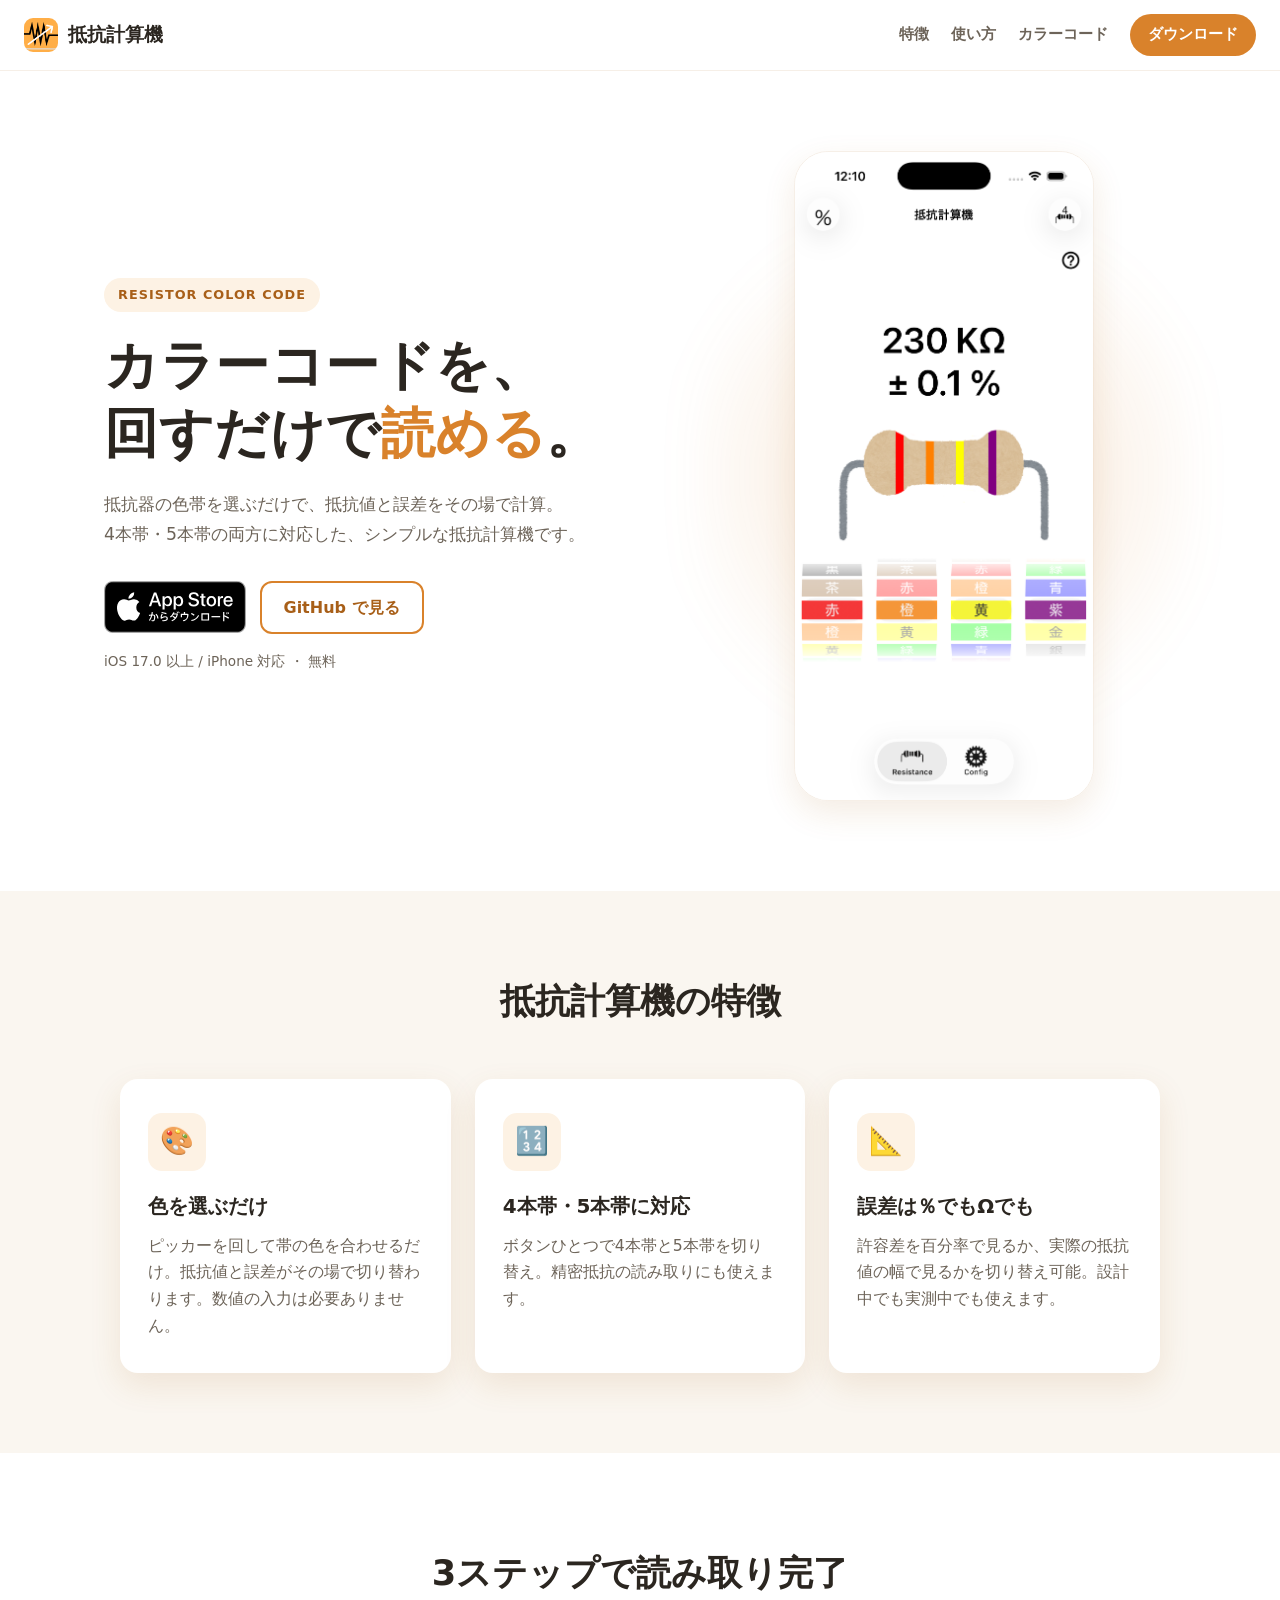
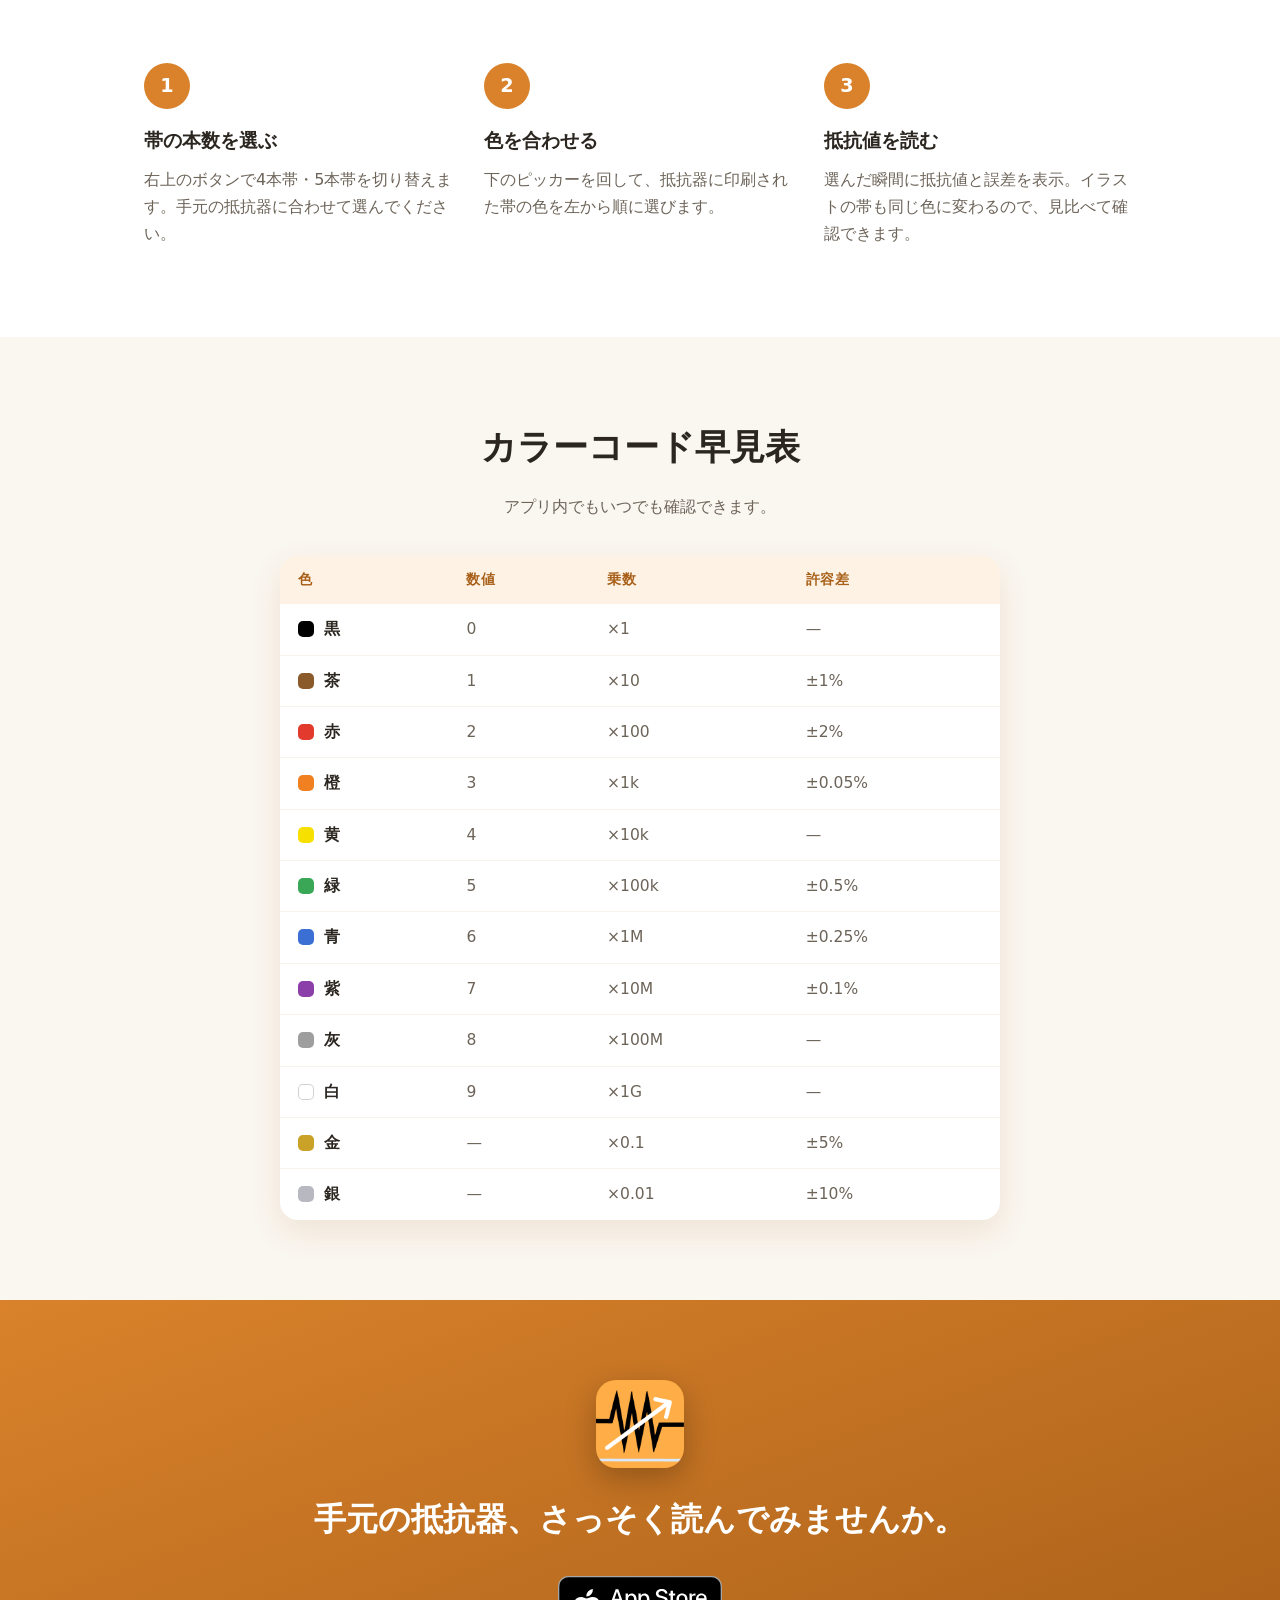
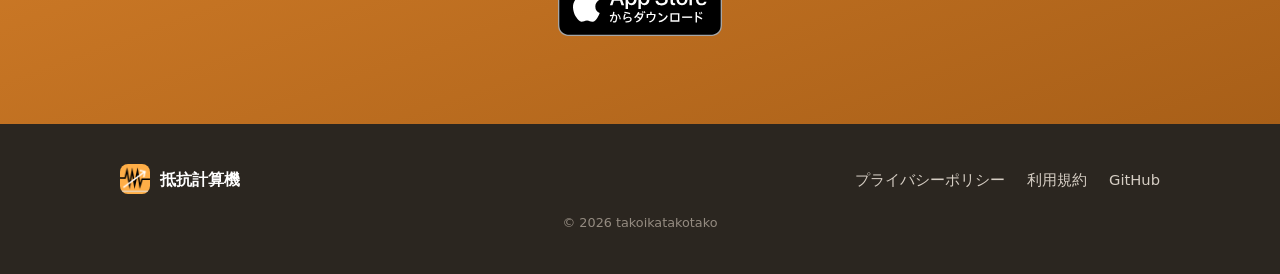
<file: lp/index.html>
<!DOCTYPE html>
<html lang="ja">
<head>
  <meta charset="UTF-8" />
  <meta name="viewport" content="width=device-width, initial-scale=1.0" />
  <title>抵抗計算機 - カラーコードから抵抗値を読み取るiOSアプリ</title>
  <meta name="description" content="抵抗計算機は、抵抗器のカラーコードから抵抗値と誤差を計算するiOSアプリ。色帯を回して合わせるだけ、4本帯・5本帯の両方に対応。" />

  <!-- Open Graph / SNS -->
  <meta property="og:type" content="website" />
  <meta property="og:site_name" content="抵抗計算機" />
  <meta property="og:locale" content="ja_JP" />
  <meta property="og:title" content="抵抗計算機 - カラーコードから抵抗値を読み取るiOSアプリ" />
  <meta property="og:description" content="色帯を回して合わせるだけ。抵抗値と誤差がすぐ読める。4本帯・5本帯対応。" />
  <meta property="og:image" content="https://takoikatakotako.github.io/resistance-calculator/assets/icon.png" />
  <meta property="og:image:width" content="1024" />
  <meta property="og:image:height" content="1024" />
  <meta property="og:image:alt" content="抵抗計算機 アイコン" />
  <meta property="og:url" content="https://takoikatakotako.github.io/resistance-calculator/" />
  <meta name="twitter:card" content="summary" />
  <meta name="twitter:title" content="抵抗計算機 - カラーコードから抵抗値を読み取るiOSアプリ" />
  <meta name="twitter:description" content="色帯を回して合わせるだけ。抵抗値と誤差がすぐ読める。4本帯・5本帯対応。" />
  <meta name="twitter:image" content="https://takoikatakotako.github.io/resistance-calculator/assets/icon.png" />

  <link rel="icon" href="assets/icon.png" />
  <link rel="stylesheet" href="styles.css" />
</head>
<body>
  <!-- Header -->
  <header class="site-header">
    <a class="brand" href="#top">
      <img src="assets/icon.png" alt="抵抗計算機 アイコン" />
      <span>抵抗計算機</span>
    </a>
    <nav class="site-nav">
      <a href="#features">特徴</a>
      <a href="#how">使い方</a>
      <a href="#colorcode">カラーコード</a>
      <a class="nav-cta" href="#download">ダウンロード</a>
    </nav>
  </header>

  <main id="top">
    <!-- Hero -->
    <section class="hero">
      <div class="hero-copy">
        <p class="eyebrow">RESISTOR COLOR CODE</p>
        <h1>カラーコードを、<br />回すだけで<span class="accent">読める</span>。</h1>
        <p class="lead">
          抵抗器の色帯を選ぶだけで、抵抗値と誤差をその場で計算。<br />
          4本帯・5本帯の両方に対応した、シンプルな抵抗計算機です。
        </p>
        <div class="cta-row" id="download">
          <a class="appstore-badge" href="https://apps.apple.com/jp/app/id1034171119" aria-label="App Store でダウンロード">
            <img src="assets/app-store-badge.svg" alt="App Store からダウンロード" />
          </a>
          <a class="ghost-btn" href="https://github.com/takoikatakotako/resistance-calculator" target="_blank" rel="noopener">
            GitHub で見る
          </a>
        </div>
        <p class="requirement">iOS 17.0 以上 / iPhone 対応 ・ 無料</p>
      </div>
      <div class="hero-visual">
        <div class="phone-glow"></div>
        <img src="assets/screenshot.png" alt="抵抗計算機の画面。カラーコードから230KΩと表示されている" />
      </div>
    </section>

    <!-- Features -->
    <section id="features" class="features">
      <h2 class="section-title">抵抗計算機の特徴</h2>
      <div class="feature-grid">
        <article class="feature-card">
          <div class="feature-icon">🎨</div>
          <h3>色を選ぶだけ</h3>
          <p>ピッカーを回して帯の色を合わせるだけ。抵抗値と誤差がその場で切り替わります。数値の入力は必要ありません。</p>
        </article>
        <article class="feature-card">
          <div class="feature-icon">🔢</div>
          <h3>4本帯・5本帯に対応</h3>
          <p>ボタンひとつで4本帯と5本帯を切り替え。精密抵抗の読み取りにも使えます。</p>
        </article>
        <article class="feature-card">
          <div class="feature-icon">📐</div>
          <h3>誤差は％でもΩでも</h3>
          <p>許容差を百分率で見るか、実際の抵抗値の幅で見るかを切り替え可能。設計中でも実測中でも使えます。</p>
        </article>
      </div>
    </section>

    <!-- How it works -->
    <section id="how" class="how">
      <h2 class="section-title">3ステップで読み取り完了</h2>
      <ol class="steps">
        <li>
          <span class="step-num">1</span>
          <h3>帯の本数を選ぶ</h3>
          <p>右上のボタンで4本帯・5本帯を切り替えます。手元の抵抗器に合わせて選んでください。</p>
        </li>
        <li>
          <span class="step-num">2</span>
          <h3>色を合わせる</h3>
          <p>下のピッカーを回して、抵抗器に印刷された帯の色を左から順に選びます。</p>
        </li>
        <li>
          <span class="step-num">3</span>
          <h3>抵抗値を読む</h3>
          <p>選んだ瞬間に抵抗値と誤差を表示。イラストの帯も同じ色に変わるので、見比べて確認できます。</p>
        </li>
      </ol>
    </section>

    <!-- Color code -->
    <section id="colorcode" class="colorcode">
      <h2 class="section-title">カラーコード早見表</h2>
      <p class="colorcode-lead">アプリ内でもいつでも確認できます。</p>
      <div class="table-wrap">
        <table class="code-table">
          <thead>
            <tr><th>色</th><th>数値</th><th>乗数</th><th>許容差</th></tr>
          </thead>
          <tbody>
            <tr><td><span class="chip" style="background:#000"></span>黒</td><td>0</td><td>×1</td><td>—</td></tr>
            <tr><td><span class="chip" style="background:#8b5a2b"></span>茶</td><td>1</td><td>×10</td><td>±1%</td></tr>
            <tr><td><span class="chip" style="background:#e23b2e"></span>赤</td><td>2</td><td>×100</td><td>±2%</td></tr>
            <tr><td><span class="chip" style="background:#f08020"></span>橙</td><td>3</td><td>×1k</td><td>±0.05%</td></tr>
            <tr><td><span class="chip" style="background:#f5e000"></span>黄</td><td>4</td><td>×10k</td><td>—</td></tr>
            <tr><td><span class="chip" style="background:#3aa757"></span>緑</td><td>5</td><td>×100k</td><td>±0.5%</td></tr>
            <tr><td><span class="chip" style="background:#3b6fd4"></span>青</td><td>6</td><td>×1M</td><td>±0.25%</td></tr>
            <tr><td><span class="chip" style="background:#8b3fa8"></span>紫</td><td>7</td><td>×10M</td><td>±0.1%</td></tr>
            <tr><td><span class="chip" style="background:#9e9e9e"></span>灰</td><td>8</td><td>×100M</td><td>—</td></tr>
            <tr><td><span class="chip chip-bordered" style="background:#fff"></span>白</td><td>9</td><td>×1G</td><td>—</td></tr>
            <tr><td><span class="chip" style="background:#c9a227"></span>金</td><td>—</td><td>×0.1</td><td>±5%</td></tr>
            <tr><td><span class="chip" style="background:#b8b8c0"></span>銀</td><td>—</td><td>×0.01</td><td>±10%</td></tr>
          </tbody>
        </table>
      </div>
    </section>

    <!-- Final CTA -->
    <section class="final-cta">
      <img class="final-icon" src="assets/icon.png" alt="抵抗計算機 アイコン" />
      <h2>手元の抵抗器、さっそく読んでみませんか。</h2>
      <a class="appstore-badge large" href="https://apps.apple.com/jp/app/id1034171119" aria-label="App Store でダウンロード">
        <img src="assets/app-store-badge.svg" alt="App Store からダウンロード" />
      </a>
    </section>
  </main>

  <footer class="site-footer">
    <div class="footer-inner">
      <div class="footer-brand">
        <img src="assets/icon.png" alt="抵抗計算機 アイコン" />
        <span>抵抗計算機</span>
      </div>
      <nav class="footer-links">
        <a href="privacy.html">プライバシーポリシー</a>
        <a href="terms.html">利用規約</a>
        <a href="https://github.com/takoikatakotako/resistance-calculator" target="_blank" rel="noopener">GitHub</a>
      </nav>
    </div>
    <p class="copyright">© 2026 takoikatakotako</p>
  </footer>
</body>
</html>
</file>
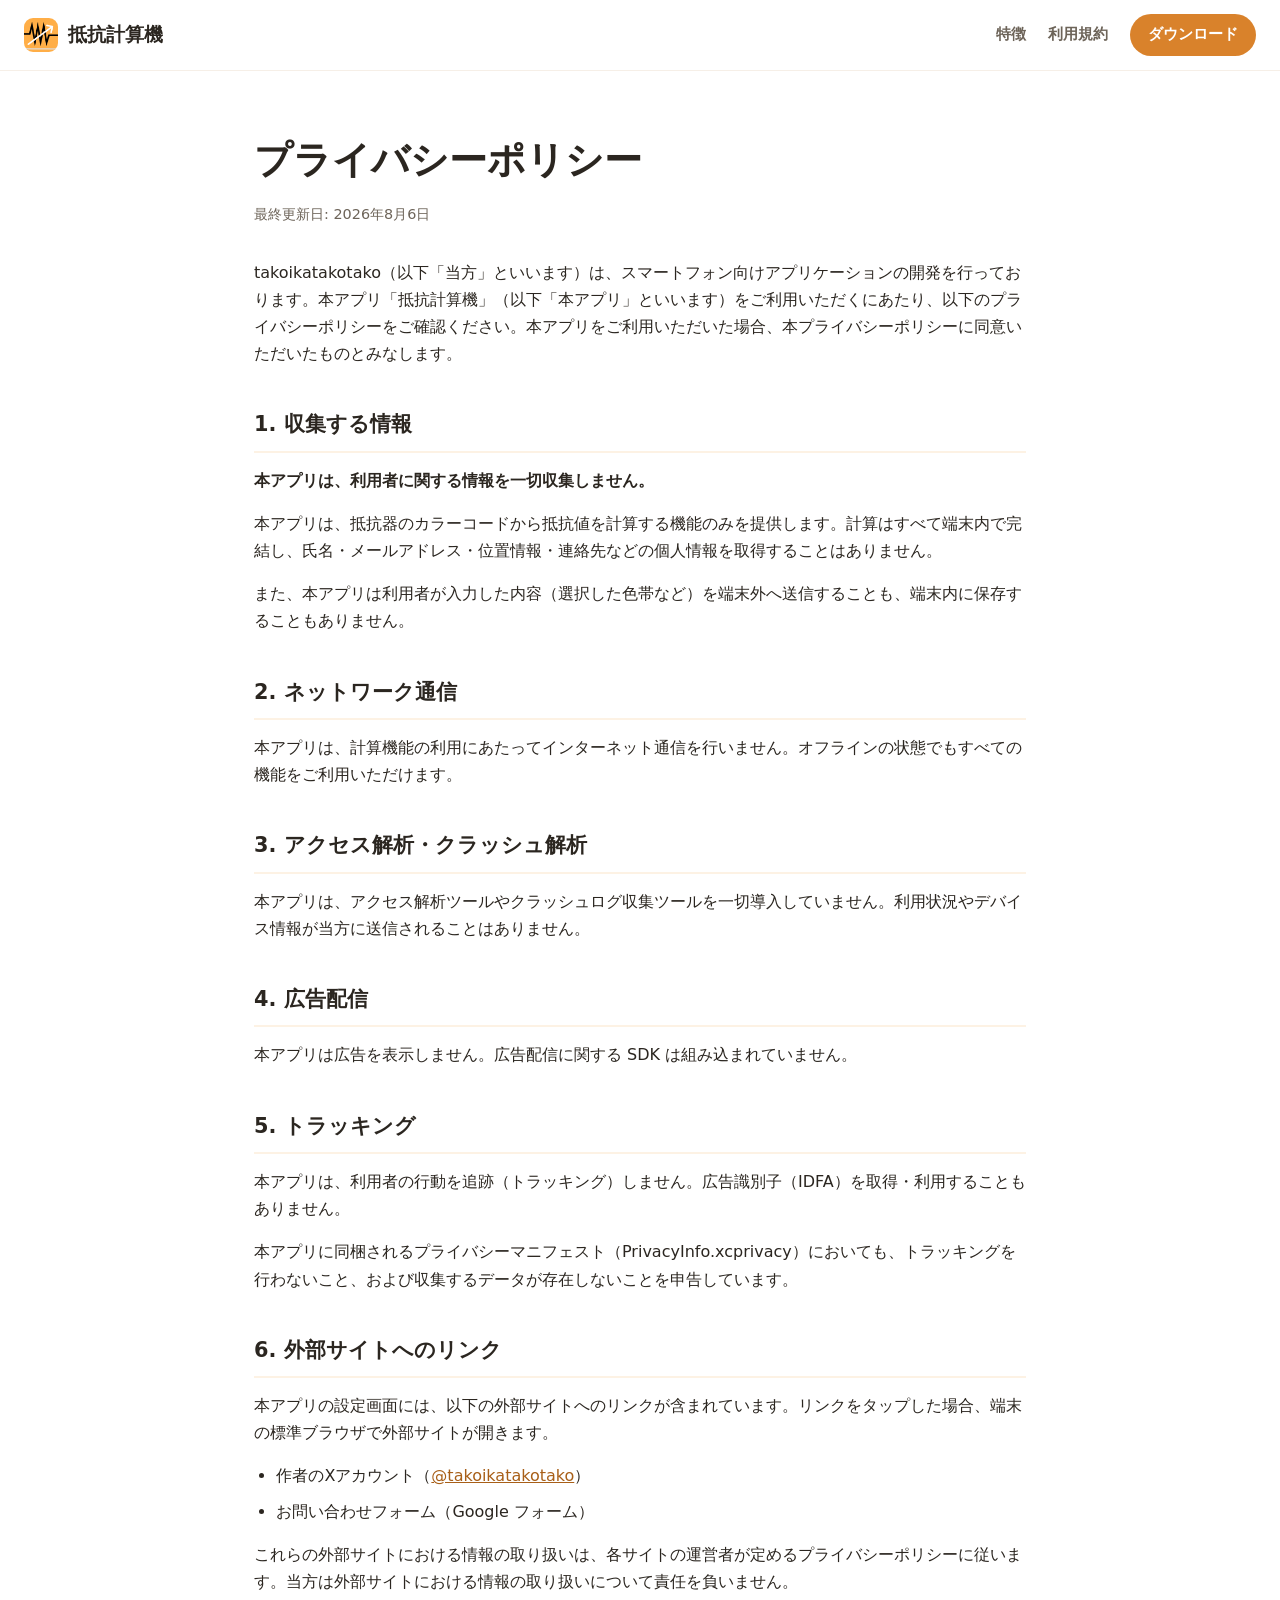
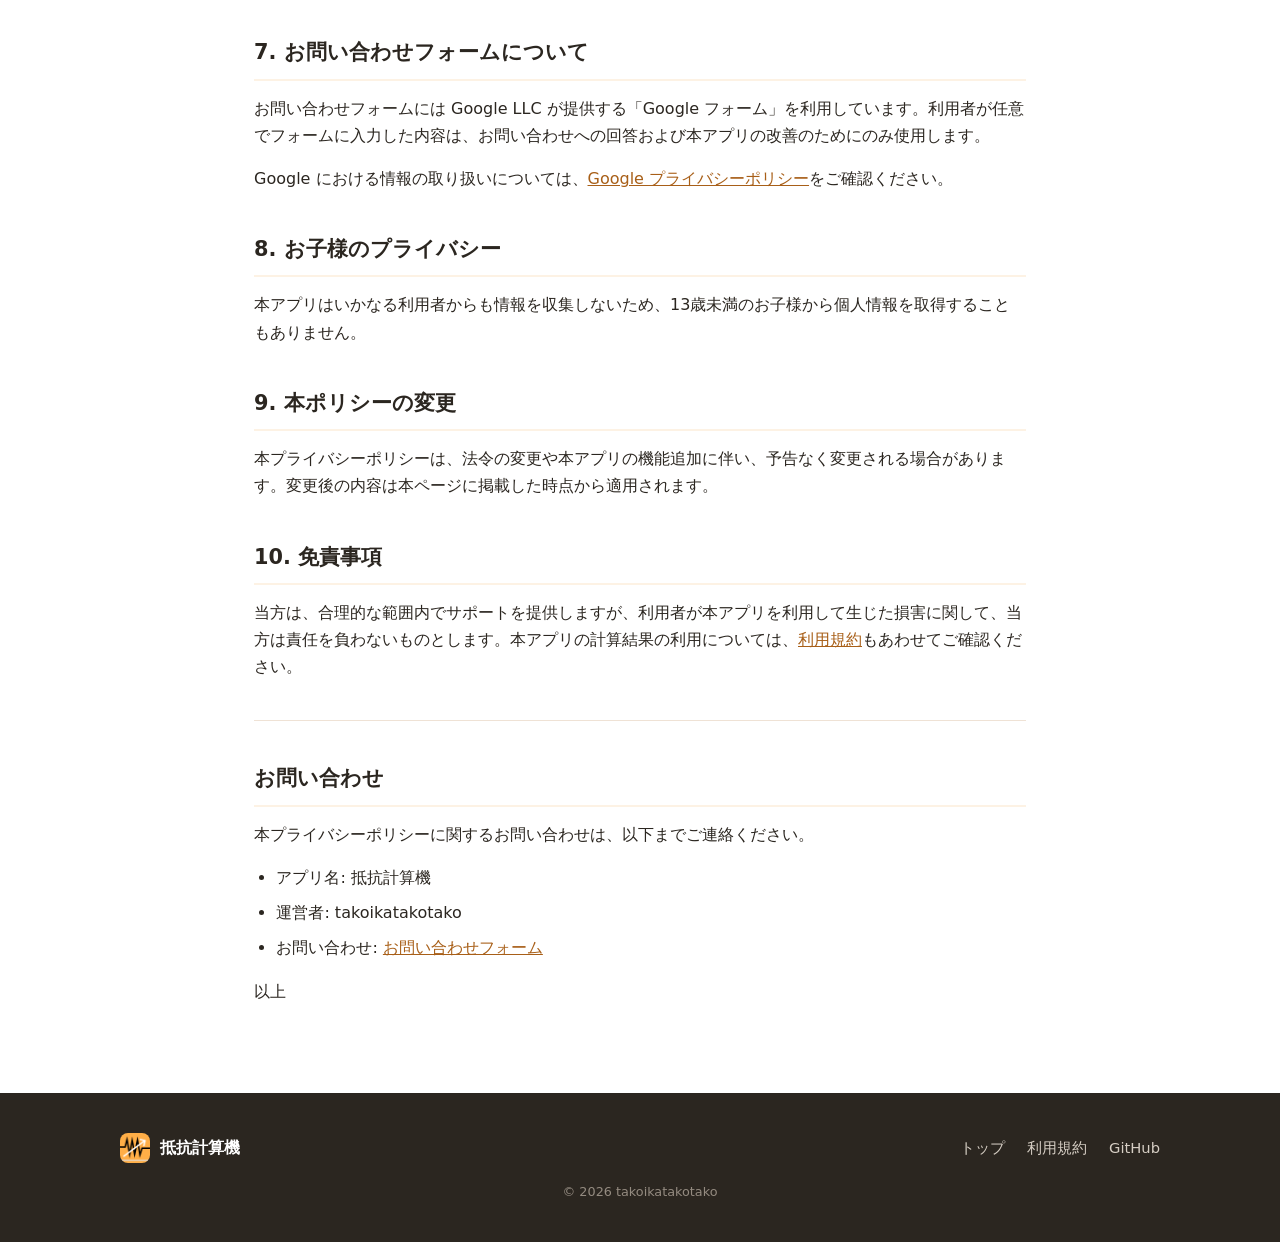
<file: lp/privacy.html>
<!DOCTYPE html>
<html lang="ja">
<head>
  <meta charset="UTF-8" />
  <meta name="viewport" content="width=device-width, initial-scale=1.0" />
  <title>プライバシーポリシー - 抵抗計算機</title>
  <meta name="description" content="抵抗計算機のプライバシーポリシーです。本アプリは利用者の情報を一切収集しません。" />
  <link rel="icon" href="assets/icon.png" />
  <link rel="stylesheet" href="styles.css" />
</head>
<body>
  <!-- Header -->
  <header class="site-header">
    <a class="brand" href="index.html">
      <img src="assets/icon.png" alt="抵抗計算機 アイコン" />
      <span>抵抗計算機</span>
    </a>
    <nav class="site-nav">
      <a href="index.html#features">特徴</a>
      <a href="terms.html">利用規約</a>
      <a class="nav-cta" href="index.html#download">ダウンロード</a>
    </nav>
  </header>

  <main class="legal">
    <h1>プライバシーポリシー</h1>
    <p class="legal-updated">最終更新日: 2026年8月6日</p>

    <p>takoikatakotako（以下「当方」といいます）は、スマートフォン向けアプリケーションの開発を行っております。本アプリ「抵抗計算機」（以下「本アプリ」といいます）をご利用いただくにあたり、以下のプライバシーポリシーをご確認ください。本アプリをご利用いただいた場合、本プライバシーポリシーに同意いただいたものとみなします。</p>

    <h2>1. 収集する情報</h2>
    <p><strong>本アプリは、利用者に関する情報を一切収集しません。</strong></p>
    <p>本アプリは、抵抗器のカラーコードから抵抗値を計算する機能のみを提供します。計算はすべて端末内で完結し、氏名・メールアドレス・位置情報・連絡先などの個人情報を取得することはありません。</p>
    <p>また、本アプリは利用者が入力した内容（選択した色帯など）を端末外へ送信することも、端末内に保存することもありません。</p>

    <h2>2. ネットワーク通信</h2>
    <p>本アプリは、計算機能の利用にあたってインターネット通信を行いません。オフラインの状態でもすべての機能をご利用いただけます。</p>

    <h2>3. アクセス解析・クラッシュ解析</h2>
    <p>本アプリは、アクセス解析ツールやクラッシュログ収集ツールを一切導入していません。利用状況やデバイス情報が当方に送信されることはありません。</p>

    <h2>4. 広告配信</h2>
    <p>本アプリは広告を表示しません。広告配信に関する SDK は組み込まれていません。</p>

    <h2>5. トラッキング</h2>
    <p>本アプリは、利用者の行動を追跡（トラッキング）しません。広告識別子（IDFA）を取得・利用することもありません。</p>
    <p>本アプリに同梱されるプライバシーマニフェスト（PrivacyInfo.xcprivacy）においても、トラッキングを行わないこと、および収集するデータが存在しないことを申告しています。</p>

    <h2>6. 外部サイトへのリンク</h2>
    <p>本アプリの設定画面には、以下の外部サイトへのリンクが含まれています。リンクをタップした場合、端末の標準ブラウザで外部サイトが開きます。</p>
    <ul>
      <li>作者のXアカウント（<a href="https://twitter.com/takoikatakotako" target="_blank" rel="noopener">@takoikatakotako</a>）</li>
      <li>お問い合わせフォーム（Google フォーム）</li>
    </ul>
    <p>これらの外部サイトにおける情報の取り扱いは、各サイトの運営者が定めるプライバシーポリシーに従います。当方は外部サイトにおける情報の取り扱いについて責任を負いません。</p>

    <h2>7. お問い合わせフォームについて</h2>
    <p>お問い合わせフォームには Google LLC が提供する「Google フォーム」を利用しています。利用者が任意でフォームに入力した内容は、お問い合わせへの回答および本アプリの改善のためにのみ使用します。</p>
    <p>Google における情報の取り扱いについては、<a href="https://policies.google.com/privacy" target="_blank" rel="noopener">Google プライバシーポリシー</a>をご確認ください。</p>

    <h2>8. お子様のプライバシー</h2>
    <p>本アプリはいかなる利用者からも情報を収集しないため、13歳未満のお子様から個人情報を取得することもありません。</p>

    <h2>9. 本ポリシーの変更</h2>
    <p>本プライバシーポリシーは、法令の変更や本アプリの機能追加に伴い、予告なく変更される場合があります。変更後の内容は本ページに掲載した時点から適用されます。</p>

    <h2>10. 免責事項</h2>
    <p>当方は、合理的な範囲内でサポートを提供しますが、利用者が本アプリを利用して生じた損害に関して、当方は責任を負わないものとします。本アプリの計算結果の利用については、<a href="terms.html">利用規約</a>もあわせてご確認ください。</p>

    <hr />

    <h2>お問い合わせ</h2>
    <p>本プライバシーポリシーに関するお問い合わせは、以下までご連絡ください。</p>
    <ul>
      <li>アプリ名: 抵抗計算機</li>
      <li>運営者: takoikatakotako</li>
      <li>お問い合わせ: <a href="https://docs.google.com/forms/d/1UjPjJy1MdEe6vkNVF0V7gncF78vQFjDiCWMl8Q1PW7I" target="_blank" rel="noopener">お問い合わせフォーム</a></li>
    </ul>
    <p>以上</p>
  </main>

  <footer class="site-footer">
    <div class="footer-inner">
      <div class="footer-brand">
        <img src="assets/icon.png" alt="抵抗計算機 アイコン" />
        <span>抵抗計算機</span>
      </div>
      <nav class="footer-links">
        <a href="index.html">トップ</a>
        <a href="terms.html">利用規約</a>
        <a href="https://github.com/takoikatakotako/resistance-calculator" target="_blank" rel="noopener">GitHub</a>
      </nav>
    </div>
    <p class="copyright">© 2026 takoikatakotako</p>
  </footer>
</body>
</html>
</file>
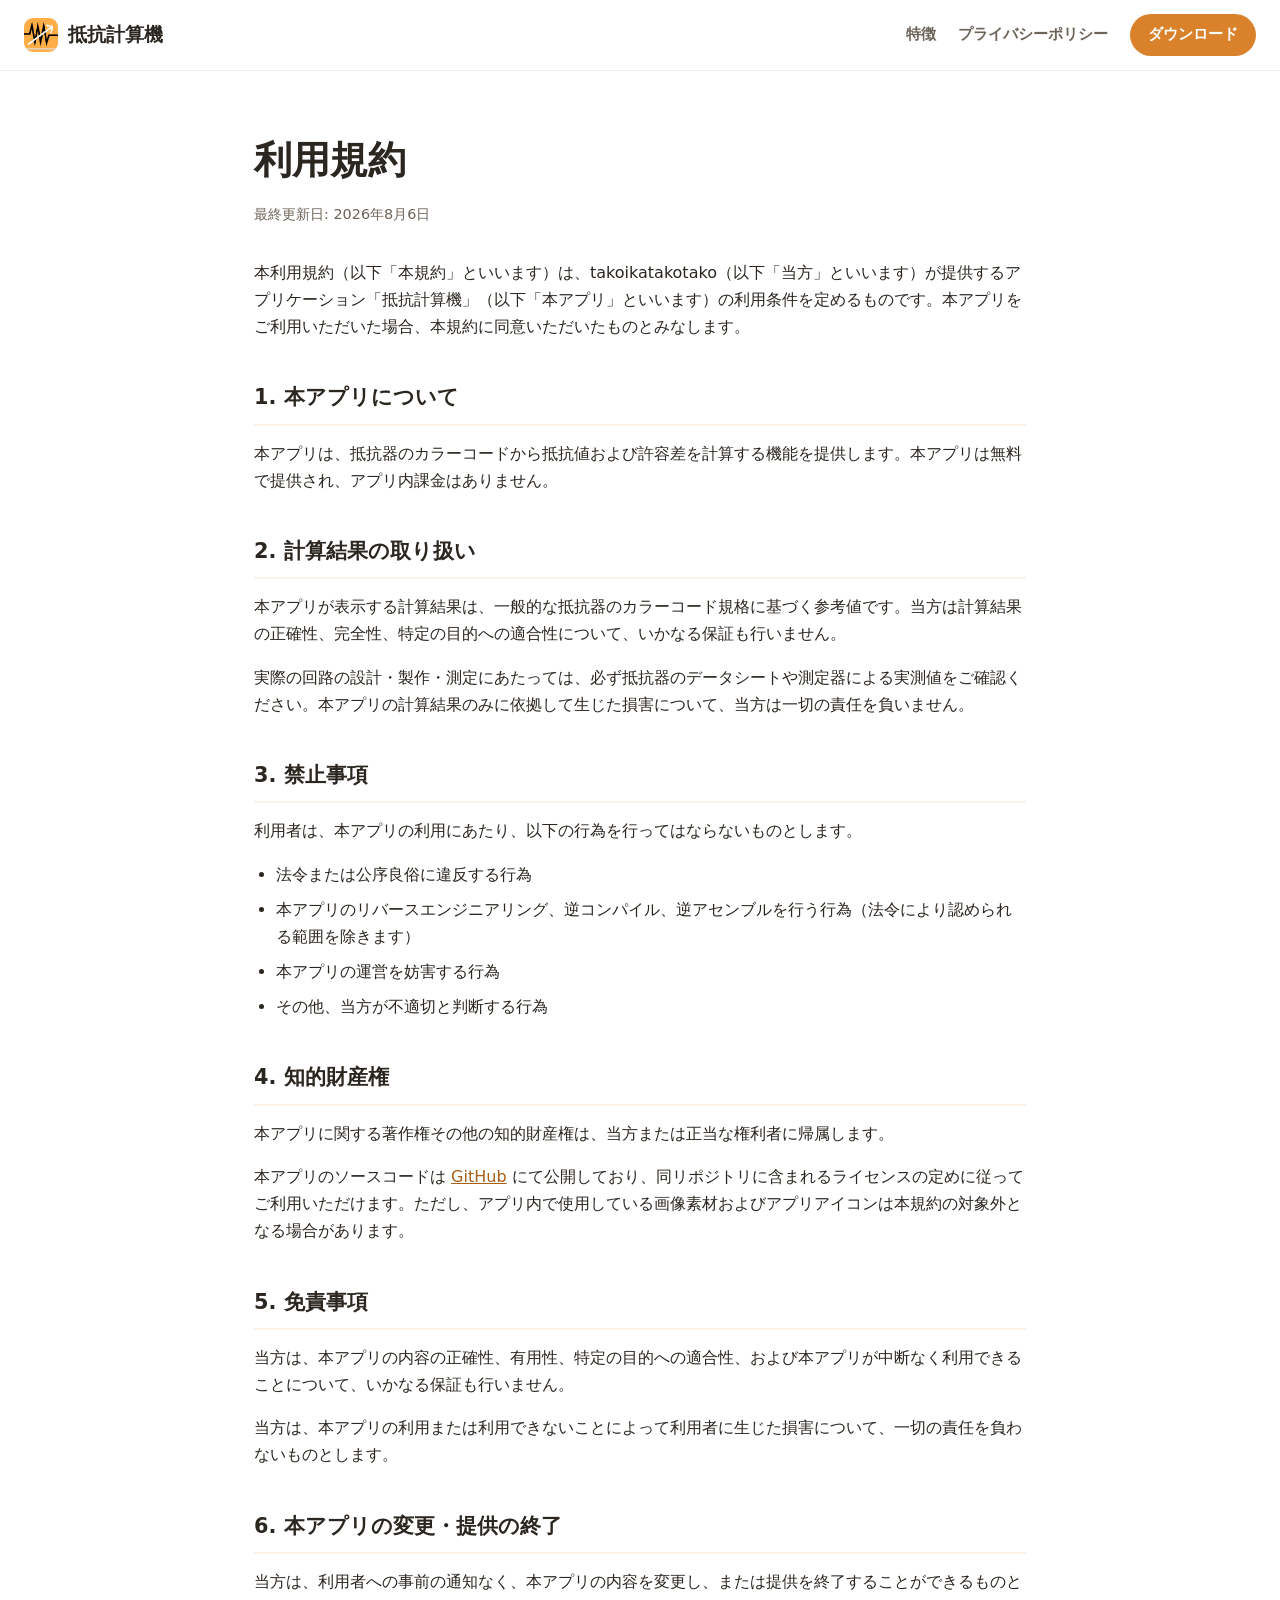
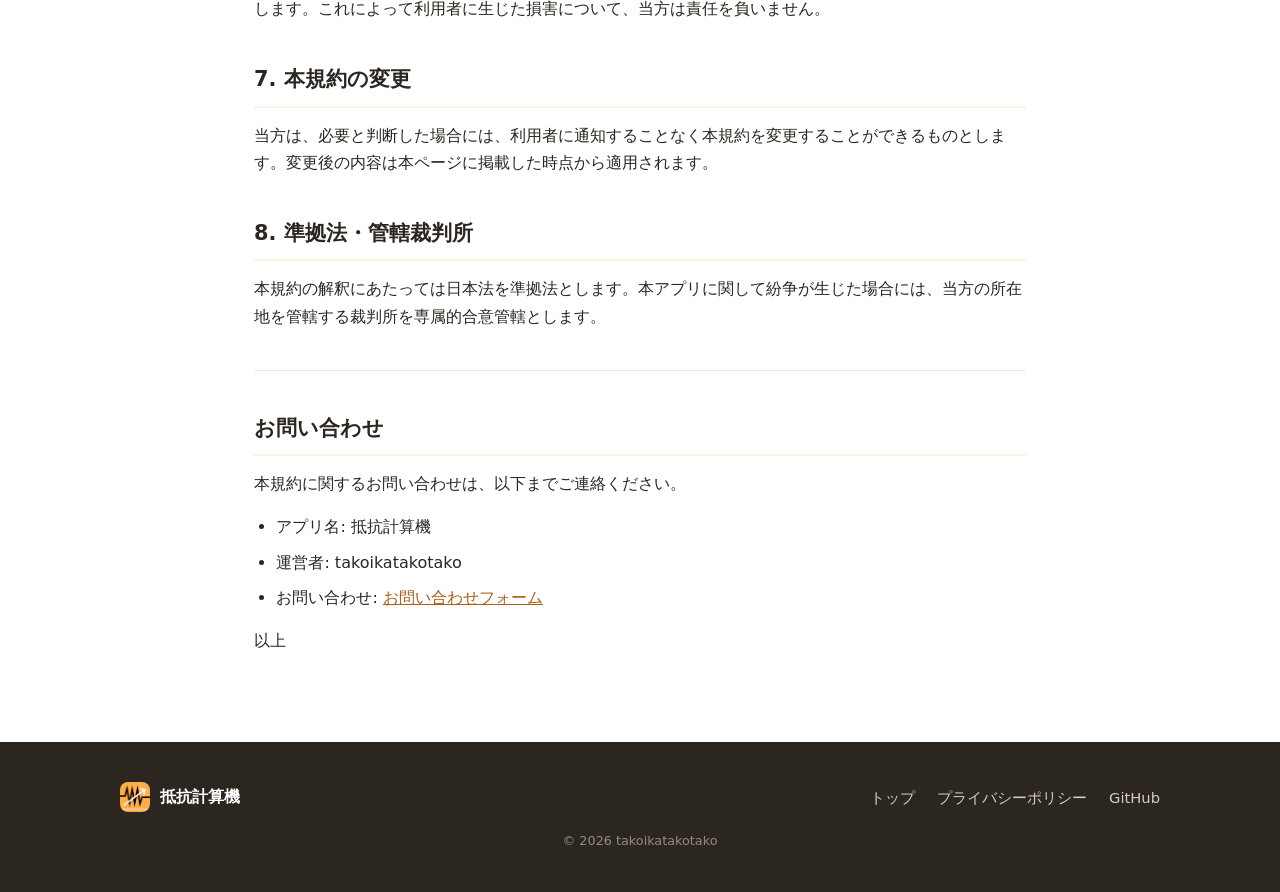
<file: lp/terms.html>
<!DOCTYPE html>
<html lang="ja">
<head>
  <meta charset="UTF-8" />
  <meta name="viewport" content="width=device-width, initial-scale=1.0" />
  <title>利用規約 - 抵抗計算機</title>
  <meta name="description" content="抵抗計算機の利用規約です。" />
  <link rel="icon" href="assets/icon.png" />
  <link rel="stylesheet" href="styles.css" />
</head>
<body>
  <!-- Header -->
  <header class="site-header">
    <a class="brand" href="index.html">
      <img src="assets/icon.png" alt="抵抗計算機 アイコン" />
      <span>抵抗計算機</span>
    </a>
    <nav class="site-nav">
      <a href="index.html#features">特徴</a>
      <a href="privacy.html">プライバシーポリシー</a>
      <a class="nav-cta" href="index.html#download">ダウンロード</a>
    </nav>
  </header>

  <main class="legal">
    <h1>利用規約</h1>
    <p class="legal-updated">最終更新日: 2026年8月6日</p>

    <p>本利用規約（以下「本規約」といいます）は、takoikatakotako（以下「当方」といいます）が提供するアプリケーション「抵抗計算機」（以下「本アプリ」といいます）の利用条件を定めるものです。本アプリをご利用いただいた場合、本規約に同意いただいたものとみなします。</p>

    <h2>1. 本アプリについて</h2>
    <p>本アプリは、抵抗器のカラーコードから抵抗値および許容差を計算する機能を提供します。本アプリは無料で提供され、アプリ内課金はありません。</p>

    <h2>2. 計算結果の取り扱い</h2>
    <p>本アプリが表示する計算結果は、一般的な抵抗器のカラーコード規格に基づく参考値です。当方は計算結果の正確性、完全性、特定の目的への適合性について、いかなる保証も行いません。</p>
    <p>実際の回路の設計・製作・測定にあたっては、必ず抵抗器のデータシートや測定器による実測値をご確認ください。本アプリの計算結果のみに依拠して生じた損害について、当方は一切の責任を負いません。</p>

    <h2>3. 禁止事項</h2>
    <p>利用者は、本アプリの利用にあたり、以下の行為を行ってはならないものとします。</p>
    <ul>
      <li>法令または公序良俗に違反する行為</li>
      <li>本アプリのリバースエンジニアリング、逆コンパイル、逆アセンブルを行う行為（法令により認められる範囲を除きます）</li>
      <li>本アプリの運営を妨害する行為</li>
      <li>その他、当方が不適切と判断する行為</li>
    </ul>

    <h2>4. 知的財産権</h2>
    <p>本アプリに関する著作権その他の知的財産権は、当方または正当な権利者に帰属します。</p>
    <p>本アプリのソースコードは <a href="https://github.com/takoikatakotako/resistance-calculator" target="_blank" rel="noopener">GitHub</a> にて公開しており、同リポジトリに含まれるライセンスの定めに従ってご利用いただけます。ただし、アプリ内で使用している画像素材およびアプリアイコンは本規約の対象外となる場合があります。</p>

    <h2>5. 免責事項</h2>
    <p>当方は、本アプリの内容の正確性、有用性、特定の目的への適合性、および本アプリが中断なく利用できることについて、いかなる保証も行いません。</p>
    <p>当方は、本アプリの利用または利用できないことによって利用者に生じた損害について、一切の責任を負わないものとします。</p>

    <h2>6. 本アプリの変更・提供の終了</h2>
    <p>当方は、利用者への事前の通知なく、本アプリの内容を変更し、または提供を終了することができるものとします。これによって利用者に生じた損害について、当方は責任を負いません。</p>

    <h2>7. 本規約の変更</h2>
    <p>当方は、必要と判断した場合には、利用者に通知することなく本規約を変更することができるものとします。変更後の内容は本ページに掲載した時点から適用されます。</p>

    <h2>8. 準拠法・管轄裁判所</h2>
    <p>本規約の解釈にあたっては日本法を準拠法とします。本アプリに関して紛争が生じた場合には、当方の所在地を管轄する裁判所を専属的合意管轄とします。</p>

    <hr />

    <h2>お問い合わせ</h2>
    <p>本規約に関するお問い合わせは、以下までご連絡ください。</p>
    <ul>
      <li>アプリ名: 抵抗計算機</li>
      <li>運営者: takoikatakotako</li>
      <li>お問い合わせ: <a href="https://docs.google.com/forms/d/1UjPjJy1MdEe6vkNVF0V7gncF78vQFjDiCWMl8Q1PW7I" target="_blank" rel="noopener">お問い合わせフォーム</a></li>
    </ul>
    <p>以上</p>
  </main>

  <footer class="site-footer">
    <div class="footer-inner">
      <div class="footer-brand">
        <img src="assets/icon.png" alt="抵抗計算機 アイコン" />
        <span>抵抗計算機</span>
      </div>
      <nav class="footer-links">
        <a href="index.html">トップ</a>
        <a href="privacy.html">プライバシーポリシー</a>
        <a href="https://github.com/takoikatakotako/resistance-calculator" target="_blank" rel="noopener">GitHub</a>
      </nav>
    </div>
    <p class="copyright">© 2026 takoikatakotako</p>
  </footer>
</body>
</html>
</file>
<file: lp/styles.css>
:root {
  --main: #d9822b;
  --main-dark: #a85f18;
  --main-light: #fdf2e4;
  --accent: #d13b3b;
  --ink: #2b2620;
  --muted: #6d6459;
  --bg: #ffffff;
  --bg-soft: #faf6f0;
  --radius: 18px;
  --shadow: 0 12px 32px rgba(168, 95, 24, 0.12);
}

* { box-sizing: border-box; margin: 0; padding: 0; }

html { scroll-behavior: smooth; }

body {
  font-family: "Hiragino Sans", "Hiragino Kaku Gothic ProN", "Noto Sans JP", system-ui, sans-serif;
  color: var(--ink);
  background: var(--bg);
  line-height: 1.7;
  -webkit-font-smoothing: antialiased;
}

img { max-width: 100%; display: block; }

a { color: inherit; text-decoration: none; }

/* ---------- Header ---------- */
.site-header {
  position: sticky;
  top: 0;
  z-index: 10;
  display: flex;
  align-items: center;
  justify-content: space-between;
  padding: 14px 24px;
  background: rgba(255, 255, 255, 0.85);
  backdrop-filter: blur(10px);
  border-bottom: 1px solid rgba(168, 95, 24, 0.1);
}

.brand {
  display: flex;
  align-items: center;
  gap: 10px;
  font-weight: 800;
  font-size: 1.2rem;
}

.brand img { width: 34px; height: 34px; border-radius: 9px; }

.site-nav { display: flex; align-items: center; gap: 22px; }

.site-nav a { color: var(--muted); font-weight: 600; font-size: 0.95rem; transition: color 0.2s; }

.site-nav a:hover { color: var(--main); }

.nav-cta {
  background: var(--main);
  color: #fff !important;
  padding: 8px 18px;
  border-radius: 999px;
}

.nav-cta:hover { background: var(--main-dark); }

/* ---------- Hero ---------- */
.hero {
  display: grid;
  grid-template-columns: 1.1fr 0.9fr;
  align-items: center;
  gap: 40px;
  max-width: 1120px;
  margin: 0 auto;
  padding: 80px 24px 90px;
}

.eyebrow {
  display: inline-block;
  color: var(--main-dark);
  background: var(--main-light);
  font-weight: 700;
  font-size: 0.8rem;
  letter-spacing: 0.08em;
  padding: 6px 14px;
  border-radius: 999px;
  margin-bottom: 20px;
}

.hero-copy h1 {
  font-size: clamp(2.2rem, 5vw, 3.4rem);
  line-height: 1.25;
  font-weight: 900;
  letter-spacing: 0.01em;
}

.accent { color: var(--main); }

.lead {
  margin: 22px 0 32px;
  font-size: 1.08rem;
  color: var(--muted);
}

.cta-row { display: flex; flex-wrap: wrap; gap: 14px; align-items: center; }

.requirement { margin-top: 16px; font-size: 0.85rem; color: var(--muted); }

/* App Store badge (Apple 公式バッジ) */
.appstore-badge {
  display: inline-block;
  transition: transform 0.15s;
}

.appstore-badge img { height: 52px; width: auto; }

.appstore-badge:hover { transform: translateY(-2px); }

.appstore-badge.large img { height: 60px; }

.ghost-btn {
  border: 2px solid var(--main);
  color: var(--main-dark);
  font-weight: 700;
  padding: 11px 22px;
  border-radius: 12px;
  transition: background 0.2s, color 0.2s;
}

.ghost-btn:hover { background: var(--main); color: #fff; }

/* Hero visual */
.hero-visual { position: relative; display: flex; justify-content: center; }

.hero-visual img {
  position: relative;
  width: 100%;
  max-width: 300px;
  border-radius: 34px;
  box-shadow: var(--shadow);
  border: 1px solid rgba(168, 95, 24, 0.1);
}

.phone-glow {
  position: absolute;
  inset: -20px;
  background: radial-gradient(circle at center, rgba(217, 130, 43, 0.22), transparent 65%);
  filter: blur(20px);
  z-index: 0;
}

/* ---------- Sections ---------- */
.section-title {
  text-align: center;
  font-size: clamp(1.6rem, 4vw, 2.2rem);
  font-weight: 800;
  margin-bottom: 48px;
}

.features { background: var(--bg-soft); padding: 80px 24px; }

.feature-grid {
  display: grid;
  grid-template-columns: repeat(3, 1fr);
  gap: 24px;
  max-width: 1040px;
  margin: 0 auto;
}

.feature-card {
  background: #fff;
  border-radius: var(--radius);
  padding: 34px 28px;
  box-shadow: var(--shadow);
  transition: transform 0.2s;
}

.feature-card:hover { transform: translateY(-4px); }

.feature-icon {
  width: 58px; height: 58px;
  display: grid; place-items: center;
  font-size: 1.7rem;
  background: var(--main-light);
  border-radius: 14px;
  margin-bottom: 18px;
}

.feature-card h3 { font-size: 1.25rem; margin-bottom: 10px; }

.feature-card p { color: var(--muted); font-size: 0.98rem; }

/* How it works */
.how { padding: 90px 24px; max-width: 1040px; margin: 0 auto; }

.steps {
  list-style: none;
  display: grid;
  grid-template-columns: repeat(3, 1fr);
  gap: 28px;
}

.steps li { position: relative; padding-top: 12px; }

.step-num {
  display: grid; place-items: center;
  width: 46px; height: 46px;
  background: var(--main);
  color: #fff;
  font-weight: 800;
  font-size: 1.2rem;
  border-radius: 50%;
  margin-bottom: 16px;
}

.steps h3 { font-size: 1.2rem; margin-bottom: 8px; }

.steps p { color: var(--muted); }

/* ---------- Color code table ---------- */
.colorcode { background: var(--bg-soft); padding: 80px 24px; }

.colorcode-lead {
  text-align: center;
  color: var(--muted);
  margin-top: -32px;
  margin-bottom: 36px;
}

.table-wrap {
  max-width: 720px;
  margin: 0 auto;
  overflow-x: auto;
  background: #fff;
  border-radius: var(--radius);
  box-shadow: var(--shadow);
}

.code-table {
  width: 100%;
  border-collapse: collapse;
  font-size: 0.97rem;
}

.code-table th,
.code-table td {
  padding: 12px 18px;
  text-align: left;
  white-space: nowrap;
}

.code-table thead th {
  background: var(--main-light);
  color: var(--main-dark);
  font-weight: 700;
  font-size: 0.88rem;
  letter-spacing: 0.04em;
}

.code-table tbody tr + tr { border-top: 1px solid rgba(168, 95, 24, 0.08); }

.code-table tbody td:first-child { font-weight: 700; }

.code-table tbody td:not(:first-child) { color: var(--muted); }

.chip {
  display: inline-block;
  width: 16px; height: 16px;
  border-radius: 5px;
  margin-right: 10px;
  vertical-align: -3px;
}

.chip-bordered { border: 1px solid rgba(0, 0, 0, 0.18); }

/* Final CTA */
.final-cta {
  text-align: center;
  background: linear-gradient(160deg, var(--main) 0%, var(--main-dark) 100%);
  color: #fff;
  padding: 80px 24px;
}

.final-icon {
  width: 88px; height: 88px;
  border-radius: 20px;
  margin: 0 auto 24px;
  box-shadow: 0 10px 30px rgba(0,0,0,0.25);
}

.final-cta h2 { font-size: clamp(1.5rem, 4vw, 2rem); margin-bottom: 30px; }

/* ---------- Footer ---------- */
.site-footer { background: var(--ink); color: #d6cec4; padding: 40px 24px; }

.footer-inner {
  display: flex;
  flex-wrap: wrap;
  align-items: center;
  justify-content: space-between;
  gap: 16px;
  max-width: 1040px;
  margin: 0 auto 18px;
}

.footer-brand { display: flex; align-items: center; gap: 10px; font-weight: 800; color: #fff; }

.footer-brand img { width: 30px; height: 30px; border-radius: 8px; }

.footer-links { display: flex; gap: 22px; }

.footer-links a { color: #d6cec4; font-size: 0.92rem; transition: color 0.2s; }

.footer-links a:hover { color: #fff; }

.copyright { text-align: center; font-size: 0.8rem; color: #948b80; }

/* ---------- Responsive ---------- */
@media (max-width: 860px) {
  .hero { grid-template-columns: 1fr; text-align: center; padding-top: 50px; }
  .hero-copy .cta-row { justify-content: center; }
  .hero-visual { order: -1; }
  .hero-visual img { max-width: 240px; }
  .feature-grid, .steps { grid-template-columns: 1fr; }
  .step-num { margin-left: auto; margin-right: auto; }
}

@media (max-width: 560px) {
  .site-nav { gap: 14px; }
  .site-nav a:not(.nav-cta) { display: none; }
}

/* ---------- Legal pages (privacy / terms) ---------- */
.legal {
  max-width: 820px;
  margin: 0 auto;
  padding: 56px 24px 72px;
}

.legal h1 {
  font-size: clamp(1.8rem, 4vw, 2.4rem);
  font-weight: 900;
  margin-bottom: 10px;
}

.legal .legal-updated {
  color: var(--muted);
  font-size: 0.9rem;
  margin-bottom: 32px;
}

.legal h2 {
  font-size: 1.3rem;
  font-weight: 800;
  margin: 40px 0 14px;
  padding-bottom: 8px;
  border-bottom: 2px solid var(--main-light);
}

.legal h3 {
  font-size: 1.08rem;
  font-weight: 700;
  margin: 24px 0 10px;
}

.legal p { margin-bottom: 16px; color: var(--ink); }

.legal ul,
.legal ol { margin: 0 0 16px 1.4em; }

.legal li { margin-bottom: 8px; }

.legal ul ul,
.legal ol ol { margin-top: 8px; margin-bottom: 0; }

.legal a { color: var(--main-dark); text-decoration: underline; word-break: break-word; }

.legal a:hover { color: var(--main); }

.legal hr {
  border: none;
  border-top: 1px solid rgba(168, 95, 24, 0.18);
  margin: 40px 0;
}
</file>
